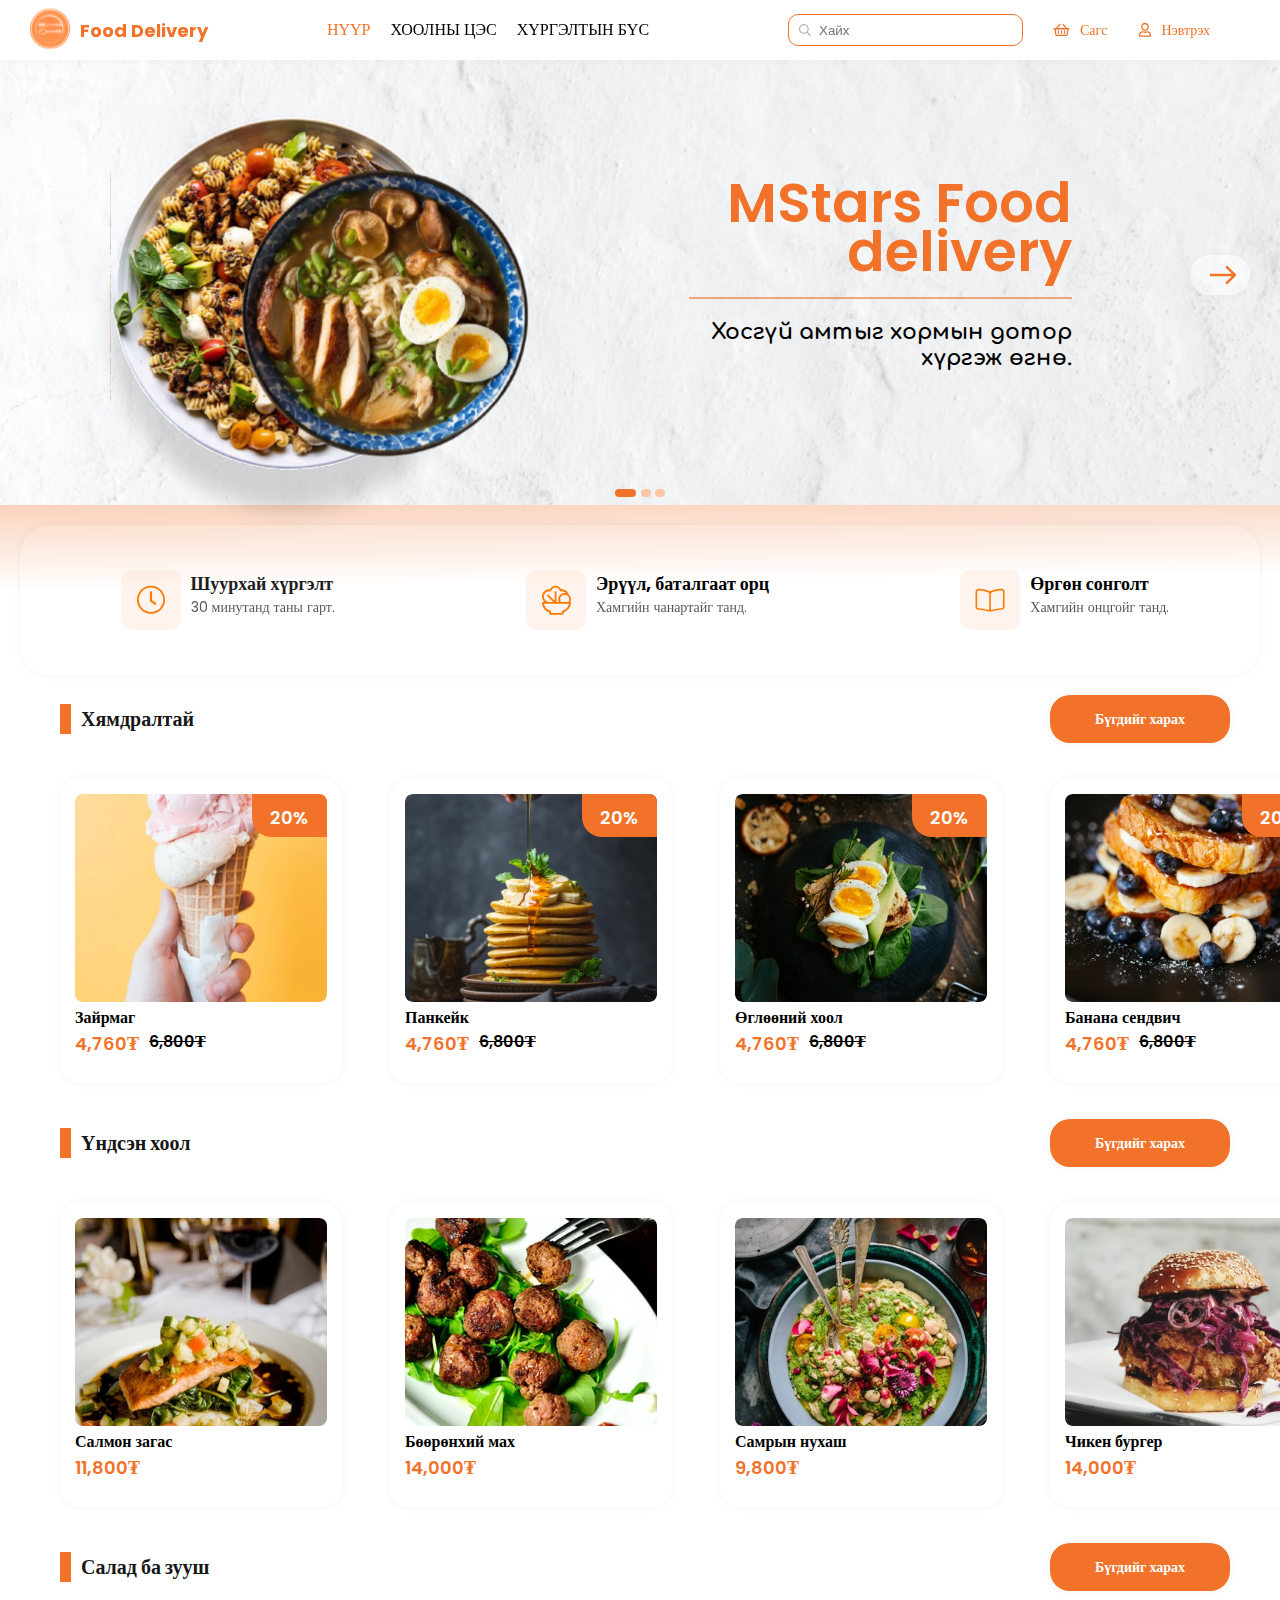
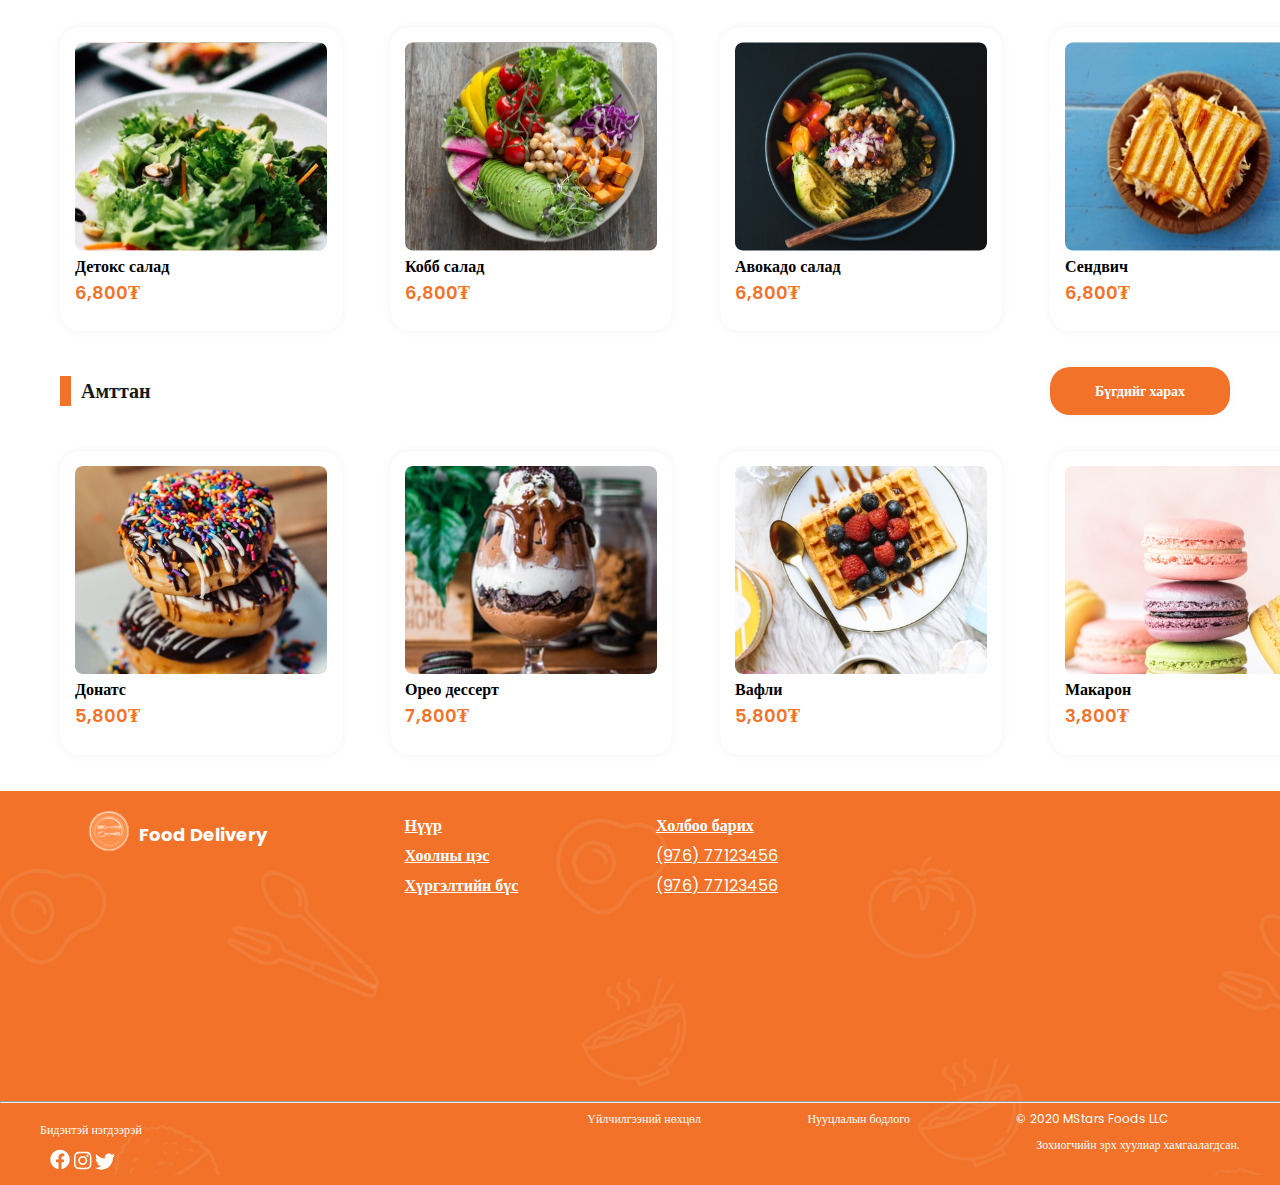
<file: index.html>
<!DOCTYPE html>
<html lang="en">
  <head>
    <meta charset="UTF-8" />
    <meta http-equiv="X-UA-Compatible" content="IE=edge" />
    <meta name="viewport" content="width=device-width, initial-scale=1.0" />
    <link rel="preconnect" href="https://fonts.googleapis.com" />
    <link rel="preconnect" href="https://fonts.gstatic.com" crossorigin />
    <title>Food delivery</title>
    <link rel="stylesheet" href="style/header.css" />
    <link rel="stylesheet" href="/style/main.css" />
    <link rel="stylesheet" href="style/card.css" />
    <link rel="stylesheet" href="style/footer.css" />
  </head>
  <body>
    <!-- logo and menu -->
    <div class="outside">
      <div class="header mainContent">
        <div class="container-logo">
          <div class="logo-icon">
            <img src="/pictures/logos/iamage.svg" alt="" class="image" />
          </div>
          <div class="food-delivery">Food Delivery</div>
        </div>
        <div class="cont-menu">
          <div class="menu-1">НҮҮР</div>
          <div class="menu-2">ХООЛНЫ ЦЭС</div>
          <div class="menu-3">ХҮРГЭЛТЫН БҮС</div>
        </div>
        <div class="logos">
          <div>
            <input
              type="search"
              id="search"
              name="search"
              placeholder="Хайх"
              class="search"
            />
          </div>

          <div class="login-busketcont">
            <a href="#">
              <div class="sub-con">
                <img src="./pictures/logos/busket icon.svg" alt="" />
                <div class="name-busket">Сагс</div>
              </div>
            </a>
            <a href="/pages/login.html">
              <div class="sub-con">
                <img src="/pictures/logos/user icon.svg" alt="" />
                <div class="name-busket">Нэвтрэх</div>
              </div>
            </a>
          </div>
        </div>
      </div>
    </div>
    <!-- slider -->
    <div class="sliderBackground">
      <div class="mainContent slider">
        <div></div>
        <div id="slider">
          <div class="pic">
            <div class="pic-1">
              <img src="/pictures/pics/jijig hool.svg" alt="" />
            </div>
            <div class="pic-2">
              <img src="/pictures/pics/tom hool.svg" alt="" />
            </div>
          </div>
          <div></div>
          <div></div>
          <div class="slider-text">
            <h2>
              MStars Food <br />
              delivery
            </h2>
            <span id="span"></span>
            <p>Хосгүй амтыг хормын дотор хүргэж өгнө.</p>
          </div>
          <div id="arrow">
            <img src="/pictures/logos/next.svg" alt="" />
          </div>
        </div>
      </div>
      <div class="container-sliders">
        <div id="sliders">
          <div class="sliders tom"></div>
          <div class="sliders jijig"></div>
          <div class="sliders jijig"></div>
        </div>
        <div></div>
        <div></div>
        <div></div>
      </div>
    </div>
    <!-- feature -->
    <div class="cont">
      <div class="container-feature">
        <div class="sub-container">
          <div class="feature-1">
            <div class="img-feature">
              <img src="/pictures/logos/time.svg" alt="" />
            </div>
            <div>
              <h3>Шуурхай хүргэлт</h3>
              <br />
              <p>30 минутанд таны гарт.</p>
            </div>
          </div>
          <div class="feature-2">
            <div class="img-feature-1">
              <img src="/pictures/logos/grocery.svg" alt="" />
            </div>
            <div>
              <h3>Эрүүл, баталгаат орц</h3>
              <br />
              <p>Хамгийн чанартайг танд.</p>
            </div>
          </div>
          <div class="feature-3">
            <div class="img-feature-2">
              <img src="/pictures/logos/book.svg" alt="" />
            </div>
            <div>
              <h3>Өргөн сонголт</h3>
              <br />
              <p>Хамгийн онцгойг танд.</p>
            </div>
          </div>
        </div>
      </div>
    </div>
    <!-- title -->
    <div class="container-sale">
      <div class="sales-title">
        <div class="sales">
          <span></span>
          <h3>Хямдралтай</h3>
        </div>
        <div class="see-all">
          <div></div>
          <input type="button" value="Бүгдийг харах" />
        </div>
      </div>
    </div>
    <!-- main content -->
    <div class="main">
      <div class="main-card">
        <div class="card-container-1">
          <div class="card-sub">
            <div class="card-hover">
              <img src="/pictures/pics/Frame 440.svg" alt="" />
            </div>
            <div class="meal-pic">
              <img src="/pictures/pics/icecream.svg" alt="" />
              <span><p>20%</p></span>
            </div>
            <div class="food-decs">
              <p>Зайрмаг</p>
              <div class="price">
                <p id="sl-pr">4,760₮</p>
                <p class="main-pr">6,800₮</p>
              </div>
            </div>
          </div>
        </div>
        <div class="card-container-1">
          <div class="card-sub">
            <div class="card-hover">
              <img src="/pictures/pics/Frame 440.svg" alt="" />
            </div>
            <div class="meal-pic">
              <img src="/pictures/pics/pancake.svg" alt="" />
              <span><p>20%</p></span>
            </div>
            <div class="food-decs">
              <p>Панкейк</p>
              <div class="price">
                <p id="sl-pr">4,760₮</p>
                <p class="main-pr">6,800₮</p>
              </div>
            </div>
          </div>
        </div>
        <div class="card-container-1">
          <div class="card-sub">
            <div class="card-hover">
              <img src="/pictures/pics/Frame 440.svg" alt="" />
            </div>
            <div class="meal-pic">
              <img src="/pictures/pics/ugluunii hool.svg" alt="" />
              <span><p>20%</p></span>
            </div>
            <div class="food-decs">
              <p>Өглөөний хоол</p>
              <div class="price">
                <p id="sl-pr">4,760₮</p>
                <p class="main-pr">6,800₮</p>
              </div>
            </div>
          </div>
        </div>
        <div class="card-container-1">
          <div class="card-sub">
            <div class="card-hover">
              <img src="/pictures/pics/Frame 440.svg" alt="" />
            </div>
            <div class="meal-pic">
              <img src="/pictures/pics/banana.svg" alt="" />
              <span><p>20%</p></span>
            </div>
            <div class="food-decs">
              <p>Банана сендвич</p>
              <div class="price">
                <p id="sl-pr">4,760₮</p>
                <p class="main-pr">6,800₮</p>
              </div>
            </div>
          </div>
        </div>
      </div>
    </div>
    <div class="container-sale">
      <div class="sales-title">
        <div class="sales">
          <span></span>
          <h3>Үндсэн хоол</h3>
        </div>
        <div class="see-all">
          <div></div>
          <input type="button" value="Бүгдийг харах" />
          <!-- <h2>Бүгдийг харах</h2> -->

          <!-- <img src="/sales/Arrow 2.png" alt="" /> -->
        </div>
      </div>
    </div>
    <div class="main">
      <div class="main-card">
        <div class="card-container-1">
          <div class="card-sub">
            <div class="card-hover">
              <img src="/pictures/pics/Frame 440.svg" alt="" />
            </div>
            <div class="meal-pic">
              <img src="/pictures/pics/salmon.svg" alt="" />
              <!-- <span><p>20%</p></span> -->
            </div>
            <div class="food-decs">
              <p>Салмон загас</p>
              <div class="price">
                <p id="sl-pr">11,800₮</p>
                <!-- <p class="main-pr">6,800₮</p> -->
              </div>
            </div>
          </div>
        </div>
        <div class="card-container-1">
          <div class="card-sub">
            <div class="card-hover">
              <img src="/pictures/pics/Frame 440.svg" alt="" />
            </div>
            <div class="meal-pic">
              <img src="/pictures/pics/buurunhii mah.svg" alt="" />
              <!-- <span><p>20%</p></span> -->
            </div>
            <div class="food-decs">
              <p>Бөөрөнхий мах</p>
              <div class="price">
                <p id="sl-pr">14,000₮</p>
                <!-- <p class="main-pr">6,800₮</p> -->
              </div>
            </div>
          </div>
        </div>
        <div class="card-container-1">
          <div class="card-sub">
            <div class="card-hover">
              <img src="/pictures/pics/Frame 440.svg" alt="" />
            </div>
            <div class="meal-pic">
              <img src="/pictures/pics/samriin nuhash.svg" alt="" />
              <!-- <span><p>20%</p></span> -->
            </div>
            <div class="food-decs">
              <p>Самрын нухаш</p>
              <div class="price">
                <p id="sl-pr">9,800₮</p>
                <!-- <p class="main-pr">6,800₮</p> -->
              </div>
            </div>
          </div>
        </div>
        <div class="card-container-1">
          <div class="card-sub">
            <div class="card-hover">
              <img src="/pictures/pics/Frame 440.svg" alt="" />
            </div>
            <div class="meal-pic">
              <img src="/pictures/pics/burger.svg" alt="" />
              <!-- <span><p>20%</p></span> -->
            </div>
            <div class="food-decs">
              <p>Чикен бургер</p>
              <div class="price">
                <p id="sl-pr">14,000₮</p>
                <!-- <p class="main-pr">6,800₮</p> -->
              </div>
            </div>
          </div>
        </div>
      </div>
    </div>
    <div class="container-sale">
      <div class="sales-title">
        <div class="sales">
          <span></span>
          <h3>Салад ба зууш</h3>
        </div>
        <div class="see-all">
          <div></div>
          <input type="button" value="Бүгдийг харах" />
          <!-- <h2>Бүгдийг харах</h2> -->

          <!-- <img src="/sales/Arrow 2.png" alt="" /> -->
        </div>
      </div>
    </div>
    <div class="main">
      <div class="main-card">
        <div class="card-container-1">
          <div class="card-sub">
            <div class="card-hover">
              <img src="/pictures/pics/Frame 440.svg" alt="" />
            </div>
            <div class="meal-pic">
              <img src="/pictures/pics/detocks.svg" alt="" />
              <!-- <span><p>20%</p></span> -->
            </div>
            <div class="food-decs">
              <p>Детокс салад</p>
              <div class="price">
                <p id="sl-pr">6,800₮</p>
                <!-- <p class="main-pr">6,800₮</p> -->
              </div>
            </div>
          </div>
        </div>
        <div class="card-container-1">
          <div class="card-sub">
            <div class="card-hover">
              <img src="/pictures/pics/Frame 440.svg" alt="" />
            </div>
            <div class="meal-pic">
              <img src="/pictures/pics/kobb.svg" alt="" />
              <!-- <span><p>20%</p></span> -->
            </div>
            <div class="food-decs">
              <p>Кобб салад</p>
              <div class="price">
                <p id="sl-pr">6,800₮</p>
                <!-- <p class="main-pr">6,800₮</p> -->
              </div>
            </div>
          </div>
        </div>
        <div class="card-container-1">
          <div class="card-sub">
            <div class="card-hover">
              <img src="/pictures/pics/Frame 440.svg" alt="" />
            </div>
            <div class="meal-pic">
              <img src="/pictures/pics/avacode.svg" alt="" />
              <!-- <span><p>20%</p></span> -->
            </div>
            <div class="food-decs">
              <p>Авокадо салад</p>
              <div class="price">
                <p id="sl-pr">6,800₮</p>
                <!-- <p class="main-pr">6,800₮</p> -->
              </div>
            </div>
          </div>
        </div>
        <div class="card-container-1">
          <div class="card-sub">
            <div class="card-hover">
              <img src="/pictures/pics/Frame 440.svg" alt="" />
            </div>
            <div class="meal-pic">
              <img src="/pictures/pics/sendvich.svg" alt="" />
              <!-- <span><p>20%</p></span> -->
            </div>
            <div class="food-decs">
              <p>Сендвич</p>
              <div class="price">
                <p id="sl-pr">6,800₮</p>
                <!-- <p class="main-pr">6,800₮</p> -->
              </div>
            </div>
          </div>
        </div>
      </div>
    </div>
    <div class="container-sale">
      <div class="sales-title">
        <div class="sales">
          <span></span>
          <h3>Амттан</h3>
        </div>
        <div class="see-all">
          <div></div>
          <input type="button" value="Бүгдийг харах" />
          <!-- <h2>Бүгдийг харах</h2> -->

          <!-- <img src="/sales/Arrow 2.png" alt="" /> -->
        </div>
      </div>
    </div>
    <div class="main">
      <div class="main-card">
        <div class="card-container-1">
          <div class="card-sub">
            <div class="card-hover">
              <img src="/pictures/pics/Frame 440.svg" alt="" />
            </div>
            <div class="meal-pic">
              <img src="/pictures/pics/donate.svg" alt="" />
              <!-- <span><p>20%</p></span> -->
            </div>
            <div class="food-decs">
              <p>Донатс</p>
              <div class="price">
                <p id="sl-pr">5,800₮</p>
                <!-- <p class="main-pr">6,800₮</p> -->
              </div>
            </div>
          </div>
        </div>
        <div class="card-container-1">
          <div class="card-sub">
            <div class="card-hover">
              <img src="/pictures/pics/Frame 440.svg" alt="" />
            </div>
            <div class="meal-pic">
              <img src="/pictures/pics/oreo.svg" alt="" />
              <!-- <span><p>20%</p></span> -->
            </div>
            <div class="food-decs">
              <p>Орео дессерт</p>
              <div class="price">
                <p id="sl-pr">7,800₮</p>
                <!-- <p class="main-pr">6,800₮</p> -->
              </div>
            </div>
          </div>
        </div>
        <div class="card-container-1">
          <div class="card-sub">
            <div class="card-hover">
              <img src="/pictures/pics/Frame 440.svg" alt="" />
            </div>
            <div class="meal-pic">
              <img src="/pictures/pics/vafli.svg" alt="" />
              <!-- <span><p>20%</p></span> -->
            </div>
            <div class="food-decs">
              <p>Вафли</p>
              <div class="price">
                <p id="sl-pr">5,800₮</p>
                <!-- <p class="main-pr">6,800₮</p> -->
              </div>
            </div>
          </div>
        </div>
        <div class="card-container-1">
          <div class="card-sub">
            <div class="card-hover">
              <img src="/pictures/pics/Frame 440.svg" alt="" />
            </div>
            <div class="meal-pic">
              <img src="/pictures/pics/makaron.svg" alt="" />
              <!-- <span><p>20%</p></span> -->
            </div>
            <div class="food-decs">
              <p>Макарон</p>
              <div class="price">
                <p id="sl-pr">3,800₮</p>
                <!-- <p class="main-pr">6,800₮</p> -->
              </div>
            </div>
          </div>
        </div>
      </div>
    </div>
    <div class="container-footer">
      <div class="footer-sub">
        <div class="footer">
          <div id="container-logo">
            <div id="logo-icon">
              <img src="/pictures/logos/logo.image.svg" alt="" class="image" />
            </div>
            <div id="food-delivery">Food Delivery</div>
          </div>
          <div class="footer-menu">
            <div>Нүүр</div>
            <div>Хоолны цэс</div>
            <div>Хүргэлтийн бүс</div>
          </div>
          <div class="contact">
            <div>Холбоо барих</div>
            <div><p>(976) 77123456</p></div>
            <div><p>(976) 77123456</p></div>
          </div>
          <div class=""></div>
          <div class=""></div>
          <div class=""></div>
        </div>
        <div class="line19"><hr /></div>
        <div class="social-cont">
          <div id="social">
            <p>Бидэнтэй нэгдээрэй</p>
            <div>
              <img src="/pictures/logos/facebook.svg" alt="" />
              <img src="/pictures/logos/instagram.svg" alt="" />
              <img src="/pictures/logos/twitter.svg" alt="" />
            </div>
          </div>
          <div></div>
          <div></div>
          <div></div>
          <div>Үйлчилгээний нөхцөл</div>
          <div>Нууцлалын бодлого</div>
          <div>
            © 2020 MStars Foods LLC
            <div>Зохиогчийн эрх хуулиар хамгаалагдсан.</div>
          </div>
        </div>
      </div>
    </div>
  </body>
</html>
</file>
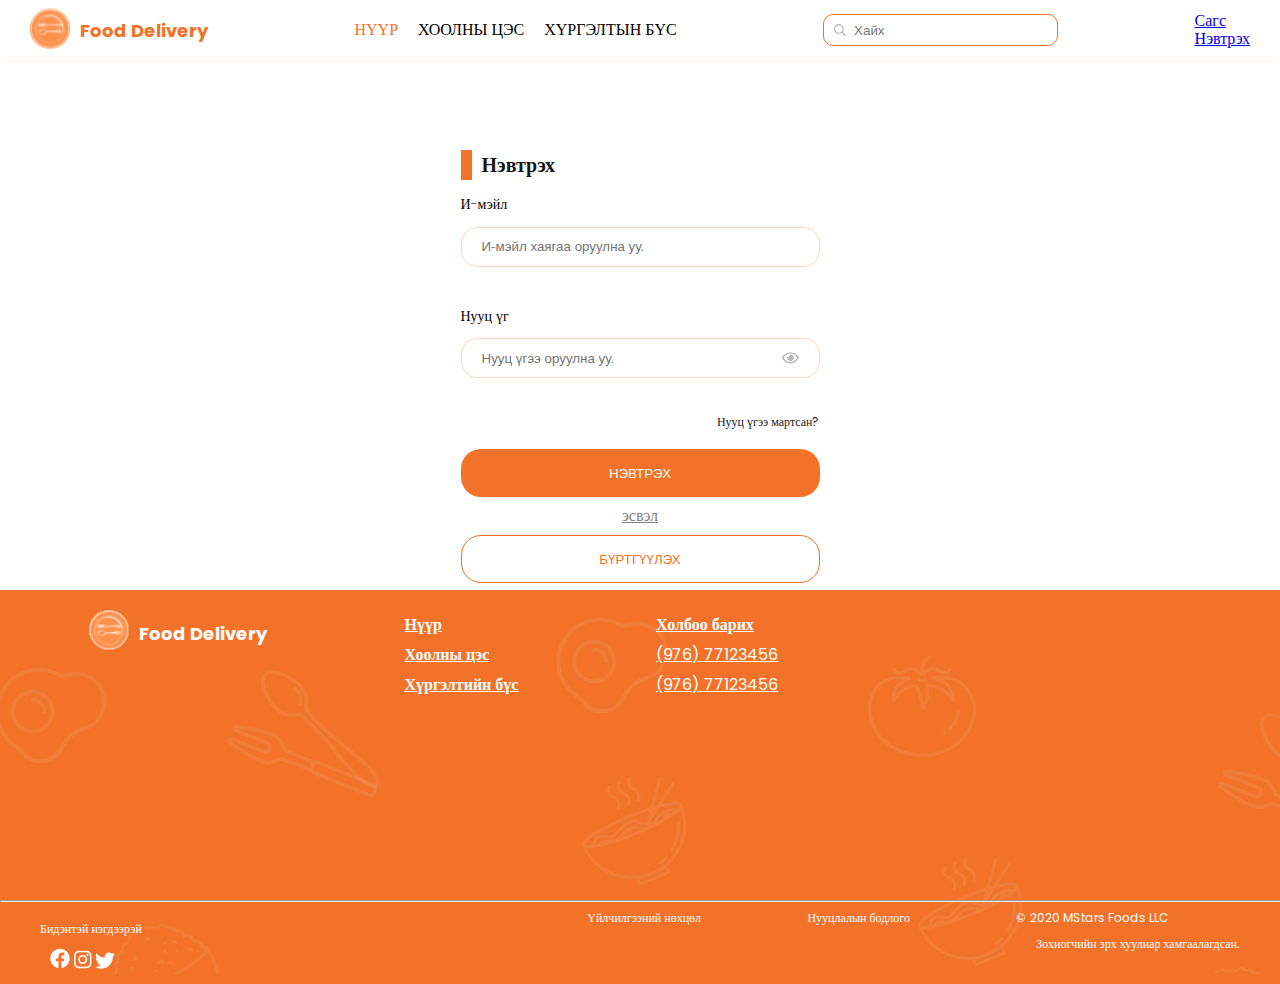
<file: login.html>
<!DOCTYPE html>
<html lang="en">
  <head>
    <meta charset="UTF-8" />
    <meta http-equiv="X-UA-Compatible" content="IE=edge" />
    <meta name="viewport" content="width=device-width, initial-scale=1.0" />
    <link rel="stylesheet" href="style/header.css" />
    <link rel="stylesheet" href="style/footer.css" />
    <link rel="stylesheet" href="/style/login.css" />

    <title>Login</title>
  </head>
  <body>
    <!-- menu -->
    <div class="header mainContent">
      <div class="container-logo">
        <div class="logo-icon">
          <img src="/pictures/logos/iamage.svg" alt="" class="image" />
        </div>
        <div class="food-delivery">Food Delivery</div>
      </div>
      <div class="cont-menu">
        <div class="menu-1">НҮҮР</div>
        <div class="menu-2">ХООЛНЫ ЦЭС</div>
        <div class="menu-3">ХҮРГЭЛТЫН БҮС</div>
      </div>
      <input
        type="search"
        id="search"
        name="search"
        placeholder="Хайх"
        class="search"
      />
      <div class="login-busket">
        <a href="#"><div class="busket">Сагс</div></a>
        <a href="#"><div class="user-icon">Нэвтрэх</div></a>
      </div>
    </div>
    <!-- main -->
    <main>
      <div class="main">
        <div class="container-sale">
          <div class="sales-title">
            <div class="sales">
              <span></span>
              <h3>Нэвтрэх</h3>
            </div>
          </div>
          <form action="registerform" class="register">
            <div class="email">
              <label for="email">И-мэйл</label><br />
              <input
                type="username"
                name="username"
                id="username"
                placeholder="И-мэйл хаягаа оруулна уу. "
              />
            </div>
            <br />
            <div class="password">
              <label for="password">Нууц үг</label><br />
              <input
                type="password"
                name="password"
                id="password"
                placeholder="Нууц үгээ оруулна уу."
              />
            </div>
            <br />
            <a href="">Нууц үгээ мартсан?</a><br />
            <button id="submit">Нэвтрэх</button>
            <p>эсвэл</p>
            <input
              type="button"
              name="register"
              id="register"
              value="Бүртгүүлэх"
            />
          </form>
        </div>
      </div>
    </main>
    <!-- footer  -->
    <div class="container-footer">
      <div class="footer-sub">
        <div class="footer">
          <div id="container-logo">
            <div id="logo-icon">
              <img src="/pictures/logos/logo.image.svg" alt="" class="image" />
            </div>
            <div id="food-delivery">Food Delivery</div>
          </div>
          <div class="footer-menu">
            <div>Нүүр</div>
            <div>Хоолны цэс</div>
            <div>Хүргэлтийн бүс</div>
          </div>
          <div class="contact">
            <div>Холбоо барих</div>
            <div><p>(976) 77123456</p></div>
            <div><p>(976) 77123456</p></div>
          </div>
          <div class=""></div>
          <div class=""></div>
          <div class=""></div>
        </div>
        <div class="line19"><hr /></div>
        <div class="social-cont">
          <div id="social">
            <p>Бидэнтэй нэгдээрэй</p>
            <div>
              <img src="/pictures/logos/facebook.svg" alt="" />
              <img src="/pictures/logos/instagram.svg" alt="" />
              <img src="/pictures/logos/twitter.svg" alt="" />
            </div>
          </div>
          <div></div>
          <div></div>
          <div></div>
          <div>Үйлчилгээний нөхцөл</div>
          <div>Нууцлалын бодлого</div>
          <div>
            © 2020 MStars Foods LLC
            <div>Зохиогчийн эрх хуулиар хамгаалагдсан.</div>
          </div>
        </div>
      </div>
    </div>
  </body>
</html>
</file>
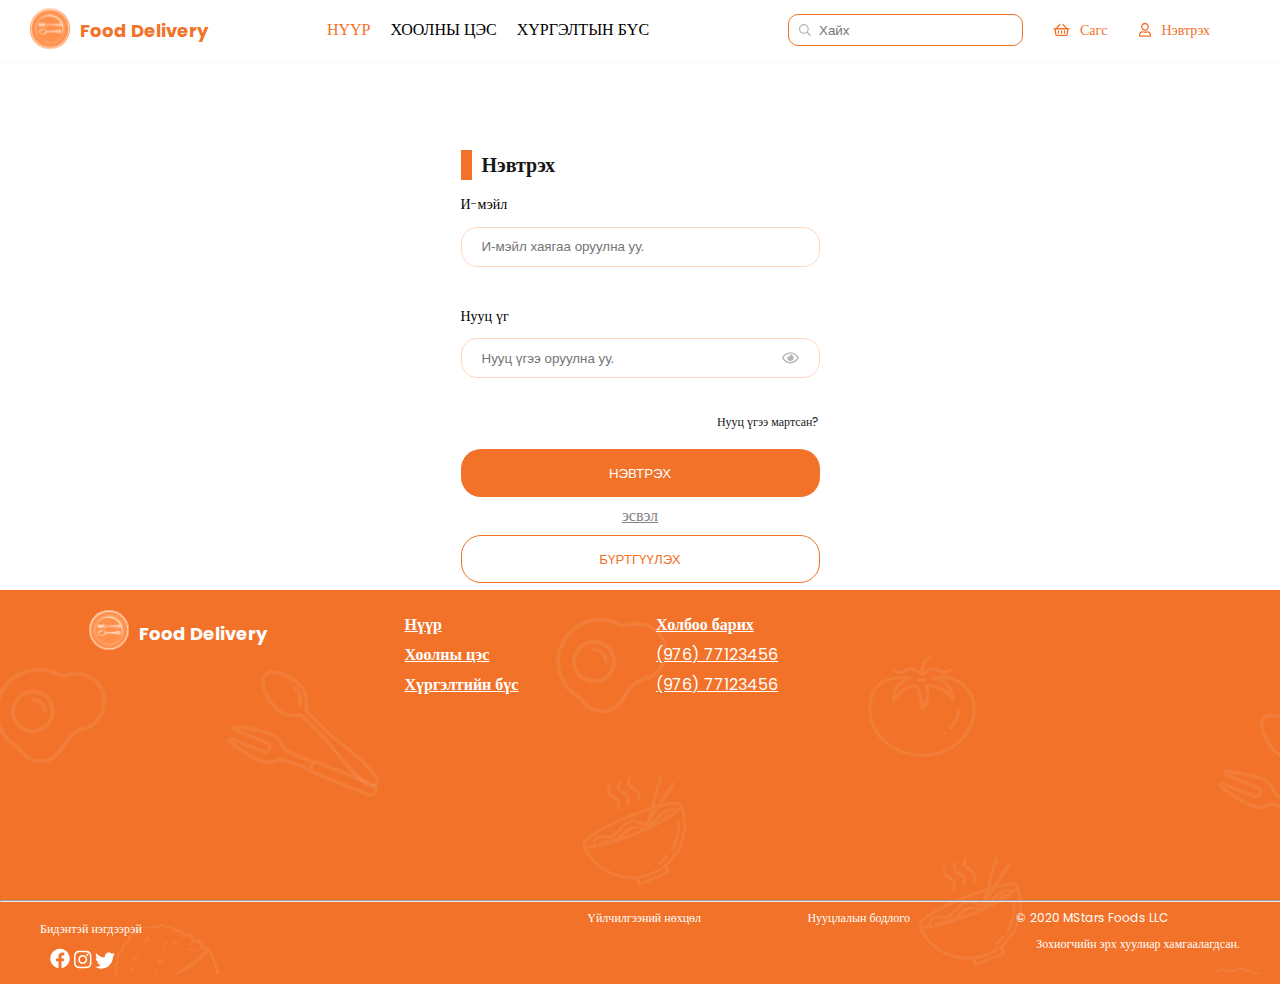
<file: pages/login.html>
<!DOCTYPE html>
<html lang="en">
  <head>
    <meta charset="UTF-8" />
    <meta http-equiv="X-UA-Compatible" content="IE=edge" />
    <meta name="viewport" content="width=device-width, initial-scale=1.0" />
    <link rel="stylesheet" href="/style/header.css" />
    <link rel="stylesheet" href="/style/footer.css" />
    <link rel="stylesheet" href="/style/login.css" />
    <title>Login</title>
  </head>
  <body>
    <!-- menu -->
    <div class="header mainContent">
      <div class="container-logo">
        <div class="logo-icon">
          <img src="/pictures/logos/iamage.svg" alt="" class="image" />
        </div>
        <div class="food-delivery">Food Delivery</div>
      </div>
      <div class="cont-menu">
        <div class="menu-1">НҮҮР</div>
        <div class="menu-2">ХООЛНЫ ЦЭС</div>
        <div class="menu-3">ХҮРГЭЛТЫН БҮС</div>
      </div>
      <div class="logos">
        <div>
          <input
            type="search"
            id="search"
            name="search"
            placeholder="Хайх"
            class="search"
          />
        </div>

        <div class="login-busketcont">
          <a href="#">
            <div class="sub-con">
              <img src="/pictures/logos/busket icon.svg" alt="" />
              <div class="name-busket">Сагс</div>
            </div>
          </a>
          <a href="/pages/login.html">
            <div class="sub-con">
              <img src="/pictures/logos/user icon.svg" alt="" />
              <div class="name-busket">Нэвтрэх</div>
            </div>
          </a>
        </div>
      </div>
    </div>
    <!-- main -->
    <main>
      <div class="main">
        <div class="container-sale">
          <div class="sales-title">
            <div class="sales">
              <span></span>
              <h3>Нэвтрэх</h3>
            </div>
          </div>
          <form action="registerform" class="register">
            <div class="email">
              <label for="email">И-мэйл</label><br />
              <input
                type="username"
                name="username"
                id="username"
                placeholder="И-мэйл хаягаа оруулна уу. "
              />
            </div>
            <br />
            <div class="password">
              <label for="password">Нууц үг</label><br />
              <input
                type="password"
                name="password"
                id="password"
                placeholder="Нууц үгээ оруулна уу."
              />
            </div>
            <br />
            <a href="">Нууц үгээ мартсан?</a><br />
            <button id="submit">Нэвтрэх</button>
            <p>эсвэл</p>
            <input
              type="button"
              name="register"
              id="register"
              value="Бүртгүүлэх"
            />
          </form>
        </div>
      </div>
    </main>
    <!-- footer  -->
    <div class="container-footer">
      <div class="footer-sub">
        <div class="footer">
          <div id="container-logo">
            <div id="logo-icon">
              <img src="/pictures/logos/logo.image.svg" alt="" class="image" />
            </div>
            <div id="food-delivery">Food Delivery</div>
          </div>
          <div class="footer-menu">
            <div>Нүүр</div>
            <div>Хоолны цэс</div>
            <div>Хүргэлтийн бүс</div>
          </div>
          <div class="contact">
            <div>Холбоо барих</div>
            <div><p>(976) 77123456</p></div>
            <div><p>(976) 77123456</p></div>
          </div>
          <div class=""></div>
          <div class=""></div>
          <div class=""></div>
        </div>
        <div class="line19"><hr /></div>
        <div class="social-cont">
          <div id="social">
            <p>Бидэнтэй нэгдээрэй</p>
            <div>
              <img src="/pictures/logos/facebook.svg" alt="" />
              <img src="/pictures/logos/instagram.svg" alt="" />
              <img src="/pictures/logos/twitter.svg" alt="" />
            </div>
          </div>
          <div></div>
          <div></div>
          <div></div>
          <div>Үйлчилгээний нөхцөл</div>
          <div>Нууцлалын бодлого</div>
          <div>
            © 2020 MStars Foods LLC
            <div>Зохиогчийн эрх хуулиар хамгаалагдсан.</div>
          </div>
        </div>
      </div>
    </div>
  </body>
</html>
</file>
<file: style/header.css>
@import url("https://fonts.googleapis.com/css2?family=Poppins:ital,wght@0,100;0,200;0,300;0,400;0,500;0,600;0,700;0,800;0,900;1,100;1,200;1,300;1,400;1,500;1,600;1,700;1,800;1,900&display=swap");
* {
  box-sizing: border-box;
  margin: 0%;
}
.outside {
  position: sticky;
  top: 0px;
  z-index: 2;
  /* padding: 30px; */
}
.header {
  /* position: fixed; */

  border: 0px solid black;
  display: flex;
  height: 56px;

  background: #ffffff;
  box-shadow: 0px 2px 4px rgba(241, 114, 40, 0.05);
  justify-content: space-between;
  align-items: center;
}
/* .header .mainContent {
  position: fixed;
  top: 0px;
  left: 0px;
} */
.container-logo {
  display: flex;
  text-align: center;
  justify-content: space-between;
  align-items: center;
}
.logo-icon {
  position: relative;
  display: inline-block;
  align-items: center;
  padding-right: 10px;
}
.food-delivery {
  display: inline-block;
  position: relative;
  color: #f17228;
  font-family: "Poppins";
  font-weight: 700;
  font-weight: bold;
  font-size: 18px;
}
.cont-menu {
  display: flex;
  position: relative;
  justify-content: space-between;
  line-height: 24px;
  align-items: center;
}
.cont-menu div {
  /* justify-content: space-between; */
  font-family: "Poppins";
  font-style: normal;
  /* font-weight: 500; */
  /* font-weight: medium; */
  font-size: 16px;
  /* line-height: 24px; */
  margin: 0px 10px;
  /* align-items: center; */
}
.cont-menu div:hover {
  color: #f17228;
  font-family: "Poppins";
  font-style: normal;
  font-weight: 700;
  font-weight: bold;
}
.menu-1 {
  color: #f17228;
}
.search {
  box-sizing: border-box;
  position: relative;
  border-radius: 10px;
  width: 235px;
  height: 32px;
  border: 1px solid #f17228;
  background-image: url("/pictures/logos/search.svg");
  background-repeat: no-repeat;
  background-position: center;
  background-position: 10px;
  align-items: center;
}
#search {
  padding-left: 30px;
}
.login-busketcont {
  display: flex;
  position: relative;
  align-items: center;
  justify-content: space-between;
  text-align: center;
  /* width: 120px; */
}
.sub-con {
  display: flex;
  justify-content: space-between;
  padding: 10px;
}
.sub-con div {
  display: flex;
  font-style: normal;
  font-size: 14px;
  line-height: 14px;
  font-family: "Poppins", "sans-serif";
  font-weight: 500px;
  text-align: center;
  padding-left: 10px;
}
.logos {
  display: flex;
  justify-content: space-between;
  align-items: center;
  padding: 10px;
}
.logos div {
  padding: 10px;
}

.mainContent {
  max-width: 1440px;
  margin: auto;
  padding: 30px;
}
.login-busketcont a {
  text-decoration: none;
  color: #f17228;
}
.login-busket a:hover {
  text-decoration: none;
  color: rgb(32, 31, 31);
}
/* tablet version */
@media (max-width: 1200px) {
  .search {
    /* box-sizing: border-box; */
    position: relative;
    border-radius: 10px;
    width: 32px;
    height: 32px;
    border: 1px solid #f17228;
    background-image: url("/pictures/logos/search\ icon.svg");
    background-repeat: no-repeat;
    background-position: center;
    background-position: 10px;
    align-items: center;
    border: none;
    transition-delay: 250ms;
    transition-duration: 1s;
  }
  .logos {
    display: flex;
    justify-content: space-between;
  }
  .search:focus {
    position: relative;
    border-radius: 10px;
    width: 150px;
    height: 32px;
    border: 1px solid #f17228;
    background-image: url("/pictures/logos/search.svg");
    background-repeat: no-repeat;
    background-position: center;
    background-position: 10px;
    align-items: center;
    transition-delay: 250ms;
    transition-duration: 1s;
    border: 1px #f17228 solid;
  }
  .sub-con div {
    display: none;
    padding: 20px;
  }
  .sub-con {
    padding-right: 40px;
  }
  .login-busketcont {
    /* width: 10px; */
    display: flex;
    position: relative;
    align-items: center;
    justify-content: flex-start;
    text-align: center;
    /* padding: 20px; */
  }
  .header {
    justify-content: space-around;
    padding: 20px;
  }
  .mainContent {
    max-width: 1200px;
    margin: auto;
    padding: 30px;
  }
}
/* mobile version */
@media (max-width: 700px) {
  .search {
    /* box-sizing: border-box; */
    position: relative;
    border-radius: 10px;
    width: 32px;
    height: 32px;
    border: 1px solid #f17228;
    background-image: url("/pictures/logos/search\ icon.svg");
    background-repeat: no-repeat;
    background-position: center;
    background-position: 10px;
    align-items: center;
    border: none;
    transition-delay: 250ms;
    transition-duration: 1s;
  }
  .sub-container{
    background-color: aqua;
    display: block;
  }
  .logos {
    display: flex;
    justify-content: space-between;
  }
  .search:focus {
    position: relative;
    border-radius: 10px;
    width: 150px;
    height: 32px;
    border: 1px solid #f17228;
    background-image: url("/pictures/logos/search.svg");
    background-repeat: no-repeat;
    background-position: center;
    background-position: 10px;
    align-items: center;
    transition-delay: 250ms;
    transition-duration: 1s;
    border: 1px #f17228 solid;
  }
  
  .sub-con {
    padding-right: 40px;
  }
  .login-busketcont {
    /* width: 10px; */
    display: flex;
    position: relative;
    align-items: center;
    justify-content: flex-start;
    text-align: center;
    /* padding: 20px; */
  }
  .header {
    justify-content: space-around;
    padding: 20px;
  }
  .mainContent {
    max-width: 700px;
    margin: auto;
    padding: 30px;
  }
}
</file>
<file: style/main.css>
@import url("https://fonts.googleapis.com/css2?family=Comfortaa:wght@700&family=Poppins:wght@400;500;600;700&display=swap");
.cont {
  background: linear-gradient(
    179.24deg,
    #f17228 -90.18%,
    rgba(255, 255, 255, 0) 41.19%
  );
}
.container-feature {
  max-width: 1440px;
  margin: auto;
  padding: 20px;
  height: 190px;
  left: 0px;
  top: 552px;
}
.sub-container {
  display: flex;
  justify-content: space-around;
  flex-direction: row;
  align-items: center;
  background: rgba(255, 255, 255, 0.1);
  box-shadow: 0px 0px 10px rgba(0, 0, 0, 0.05);
  border-radius: 30px;
  border-radius: 30px;
  height: 150px;
}
.sub-container div p {
  display: inline;
  font-family: "Poppins";
  font-style: normal;
  font-weight: 400;
  font-size: 14px;
  line-height: 21px;
  color: #1d1d1f;
  opacity: 0.75;
}
.sub-container div h3 {
  display: inline-block;
  font-family: "Poppins";
  font-style: normal;
  font-weight: 700;
  font-size: 18px;
  line-height: 27px;
}
.feature-1 {
  display: flex;

  color: #1d1d1f;
}
.feature-2 {
  display: flex;
}
.feature-3 {
  display: flex;
  /* margin: 0px 10px; */
}
.sub-container img {
  margin: 15px 15px;
  width: 30px;
  height: 30px;
  /* justify-content: center; */
  /* align-items: center; */
}
.img-feature {
  width: 60px;
  height: 60px;
  background: rgba(255, 215, 191, 0.28);
  border-radius: 10px;
  margin: 0px 10px;
}
.img-feature-1 {
  width: 60px;
  height: 60px;
  background: rgba(255, 215, 191, 0.28);
  border-radius: 10px;
  margin: 0px 10px;
}
.img-feature-2 {
  width: 60px;
  height: 60px;
  background: rgba(255, 215, 191, 0.28);
  border-radius: 10px;
  margin: 0px 10px;
}

.sliderBackground {
  background-image: url("/pictures/pics/base.svg");
  background-repeat: no-repeat;
  background-size: cover;
}
.maincontainer {
  height: 496px;
  margin: auto;
  max-width: 1440px;
}
.slider-text {
  width: 383px;
  right: 222px;
  line-height: 10px;
}
#span {
  border-top: 2px solid rgba(241, 114, 40, 0.6);
  display: block;
  padding-bottom: 20px;
}
.slider-text h2 {
  font-family: "Poppins";
  font-style: normal;
  font-weight: 600;
  font-size: 55px;
  line-height: 90%;
  color: #f17228;
  padding-bottom: 20px;
}
.slider p {
  font-family: "Comfortaa";
  font-style: normal;
  font-weight: 700;
  font-size: 22px;
  line-height: 120%;
  display: flex;
  align-items: center;
  text-align: right;
  letter-spacing: 0.01em;
}
#slider {
  display: flex;
  justify-content: space-between;
  text-align: right;
  align-items: center;
}
.pic {
  display: flex;
  position: relative;
}
.pic-1 {
  position: absolute;
  width: 345px;
  height: 311px;
  left: 182.75px;
  z-index: 1;
  top: 64.46px;
}
.pic-2 {
  position: relative;
  width: 305px;
  height: 369.08px;
  left: 60.25px;
  top: 15.46px;
}
#arrow {
  background: rgba(255, 255, 255, 0.5);
  box-shadow: 0px 0px 10px rgba(251, 197, 166, 0.2);
  /* border-radius: 30px; */
  border-radius: 30px;
  width: 60px;
  height: 40px;
  padding: 10px 20px;
}
#arrow:hover {
  background: rgba(221, 220, 220, 0.5);
}
#arrow img {
  /* border: 2px solid #f17228; */
  width: 26px;
  height: 20px;
}

.container-sliders {
  display: flex;
  justify-content: center;
  /* margin-top: 10px; */
}
.container-sliders #sliders {
  width: 50px;
  height: 16px;
  display: flex;
  justify-content: space-between;
}
.tom {
  background: #f17228;
  border-radius: 5px;
  width: 21px;
  height: 8px;
}
.jijig {
  background: #fbc5a6;
  border-radius: 5px;
  width: 10px;
  height: 8px;
}

.sales-title {
  display: flex;
  justify-content: space-between;
  margin: 0px 50px;
}
.container-sale {
  max-width: 1440px;
  margin: auto;
  /* margin: 10px; */
}
.sales {
  display: flex;
  justify-content: center;
  align-items: center;
}
.sales span {
  width: 11px;
  height: 30px;
  background-color: #f17228;
  border: 1px solid #f17228;
  margin: 0px 10px;
}
.sales h3 {
  font-family: "Poppins";
  font-style: normal;
  font-weight: 700;
  font-size: 20px;
  line-height: 30px;
  display: flex;
  /* align-items: center; */
  color: #171717;
}
.see-all input {
  width: 180px;
  height: 48px;
  background-color: #f17228;
  border-radius: 20px;
  box-shadow: 0px 0px 10px rgba(0, 0, 0, 0.05);
  text-align: center;
  display: flex;
  justify-content: center;
  align-items: center;
  border: none;
  color: #ffffff;
  font-family: "Poppins";
  font-weight: 600;
  font-size: 14px;
}
.see-all input::after {
  background-image: url("/pictures/logos/Arrow\ 2.svg");
  width: 10px;
  height: 20px;
  /* color: #ffffff; */
}
@media (max-width: 1200px) {
  .see-all input {
    width: 180px;
    height: 48px;
    background-color: #f17228;
    border-radius: 20px;
    box-shadow: 0px 0px 10px rgba(0, 0, 0, 0.05);
    text-align: center;
    display: flex;
    justify-content: center;
    align-items: center;
    border: none;
    color: #ffffff;
    font-family: "Poppins";
    font-weight: 600;
    font-size: 14px;
    display: none;
  }
  .see-all div {
    background-image: url("/pictures/logos/chevron\ left.svg");
    width: 10px;
    height: 20px;
  }
  .sales-title {
    padding: 0px 50px;
  }
  .sub-container {
    padding: 20px;
  }
}
@media (max-width: 700px) {
  .sub-container {
    display: block;
    padding: 20px;
    flex-wrap: wrap;
    align-items: center;
    background: rgba(255, 255, 255, 0.1);
    box-shadow: 0px 0px 10px rgba(0, 0, 0, 0.05);
    border-radius: 30px;
    border-radius: 30px;
    height: 260px;
    /* margin: 10px; */
  }
  .container-feature {
    max-width: 1440px;
    margin: auto;
    padding: 20px;
    height: 248px;
    left: 0px;
    top: 552px;
  }
  .sales-title {
    padding: 20px 50px;
  }
  .container-sale {
    padding-top: 20px;
  }
  .sub-container {
    padding: 20px 50px;
  }
  .feature-1 {
    padding: 10px;
  }
  .feature-2 {
    padding: 10px;
  }
  .feature-3 {
    padding: 10px;
  }
  .slider-text {
    width: 157px;
    height: 60px;
    right: 222px;
    line-height: 10px;
  }
  .slider-text h2 {
    font-family: "Poppins";
    font-style: normal;
    font-weight: 600;
    font-size: 22px;
    line-height: 120%;
    color: #f17228;
    padding-bottom: 20px;
  }
  .pic div img {
    display: flex;
    position: relative;
    width: 250px;
    height: 250px;
  }
  .pic-1 {
    position: absolute;
    width: 400px;
    height: 400px;
    left: 80px;
    z-index: 1;
    top: 80.54px;
  }
  .pic-2 {
    position: relative;
    width: 250px;
    height: 250px;
    left: 5.93px;
    top: 65.46px;
  }

  .slider p {
    font-family: "Comfortaa";
    font-style: normal;
    font-weight: 700;
    font-size: 12px;
    line-height: 120%;
    display: flex;
    align-items: center;
    text-align: right;
    letter-spacing: 0.01em;
  }
}
/* .see-all {
  font-family: "Poppins";
  font-style: normal;
  font-weight: 600;
  font-size: 14px;
  line-height: 21px;
  align-items: center;
  color: #ffffff;
  text-align: center;
  margin: 10px 20px;
} */
/* .see-all input::after { */
/* content: &#62; */
/* } */
/* .see-all img {
  box-sizing: border-box;
  display: flex;
  width: 12px;
  height: 17px;
} */
</file>
<file: style/card.css>
@import url("https://fonts.googleapis.com/css2?family=Comfortaa:wght@700&family=Poppins:wght@400;500;600;700&display=swap");
.main-card {
  display: flex;
  justify-content: space-between;
  margin: 36px;
}

.main {
  max-width: 1440px;
  margin: auto;
}
.card-container-1 {
  width: 282px;
  height: 304px;
  border-radius: 20px;
  padding: 15px;
  box-shadow: 0px 0px 10px rgba(0, 0, 0, 0.05);
  margin: 0px 24px;
}

.meal-pic {
  position: relative;
}
.meal-pic span {
  background: #f17228;
  border-radius: 0px 8px 0px 20px;
  width: 75px;
  height: 43px;
  position: absolute;
  top: 0%;
  right: 0%;
  z-index: 1;
}
.meal-pic p {
  font-family: "Poppins";
  font-style: normal;
  font-weight: 600;
  font-size: 18px;
  line-height: 27px;
  /* display: flex; */
  align-items: center;
  text-align: center;
  color: #ffffff;
  /* justify-content: center; */
  padding: 10px 10px;
}
.price {
  display: flex;
}
.food-decs p {
  font-family: "Poppins";
  font-style: normal;
  font-weight: 600;
  font-size: 16px;
  line-height: 24px;
  color: #000000;
}
#sl-pr {
  font-family: "Poppins";
  font-style: normal;
  font-weight: 600;
  font-size: 18px;
  line-height: 27px;
  color: #f17228;
}
.main-pr {
  font-family: "Poppins";
  font-style: normal;
  font-weight: 400;
  font-size: 18px;
  line-height: 27px;
  text-decoration-line: line-through;
  color: #171717;
  margin-left: 10px;
}
.card-hover {
  width: 252px;
  height: 208px;
  position: absolute;
  display: flex;
  justify-content: center;
  background-color: #00000080;
  border-radius: 10px;
  opacity: 0;
  z-index: 1;
}
.card-hover img {
  width: 60px;
  /* height: 60px; */
}
.card-hover:hover {
  opacity: 1;
  transition: opacity 1s;
}
@media (max-width: 1200px) {
  .main-card {
    display: flex;
    justify-content: space-between;
    /* margin: 36px; */
  }
  .main {
    max-width: 1200px;
    margin: auto;
  }
  .card-container-1 {
    width: 180px;
    height: 210px;
    border-radius: 10px;
    justify-content: center;
    align-items: center;
    /* padding: 10px; */
    box-shadow: 0px 0px 10px rgba(0, 0, 0, 0.05);
    /* margin: 0px 24px; */
  }
  .card-sub {
    width: 150px;
    height: 132px;
  }

  .meal-pic {
    position: relative;
    padding: 0%;
    margin: 0%;
    width: 150px;
    height: 128px;
  }
  .meal-pic img {
    position: relative;
    width: 150px;
    height: 128px;
    border-radius: 6px;
  }
  .meal-pic span {
    background: #f17228;
    border-radius: 0px 6px 0px 20px;
    width: 46px;
    height: 26px;
    position: absolute;
    top: 0%;
    right: 0%;
    z-index: 1;
  }
  .meal-pic p {
    font-family: "Poppins";
    font-style: normal;
    font-weight: 600;
    font-size: 14px;
    line-height: 27px;
    display: flex;
    align-items: center;
    text-align: center;
    color: #ffffff;
    /* justify-content: center; */
    padding: 2px 10px;
  }
  .price {
    display: flex;
  }
  .food-decs p {
    font-family: "Poppins";
    font-style: normal;
    font-weight: 600;
    font-size: 16px;
    line-height: 24px;
    color: #000000;
  }
  #sl-pr {
    font-family: "Poppins";
    font-style: normal;
    font-weight: 600;
    font-size: 14px;
    line-height: 27px;
    color: #f17228;
  }
  .main-pr {
    font-family: "Poppins";
    font-style: normal;
    font-weight: 400;
    font-size: 14px;
    line-height: 27px;
    text-decoration-line: line-through;
    color: #171717;
    margin-left: 10px;
  }
  .card-hover {
    width: 150px;
    height: 132px;
    position: absolute;
    display: flex;
    justify-content: center;
    background-color: #00000080;
    border-radius: 6px;
    opacity: 0;
    z-index: 1;
  }
  .card-hover img {
    width: 40px;
    /* height: 40px; */
  }
  .card-hover:hover {
    opacity: 1;
    transition: opacity 1s;
    width: 150px;
    height: 126px;
    /* top: 0%; */
  }
}
</file>
<file: style/footer.css>
@import url("https://fonts.googleapis.com/css2?family=Poppins:ital,wght@0,100;0,200;0,300;0,400;0,500;0,600;0,700;0,800;0,900;1,100;1,200;1,300;1,400;1,500;1,600;1,700;1,800;1,900&display=swap");
.container-footer {
  background-image: url("/pictures/pics/basefooter.svg");
}
.footer-sub {
  margin: auto;
  max-width: 1440px;
  height: 394px;
}
.footer {
  display: flex;
  justify-content: space-around;
  padding: 20px;
  margin-bottom: 180px;
}
.footer-menu {
  font-family: "Poppins";
  font-style: normal;
  font-weight: 600;
  font-size: 16px;
  line-height: 30px;
  text-decoration-line: underline;
  color: #ffffff;
}
.contact {
  font-family: "Poppins";
  font-style: normal;
  font-weight: 600;
  font-size: 16px;
  line-height: 30px;
  text-decoration-line: underline;
  color: #ffffff;
}
.contact p {
  font-family: "Poppins";
  font-style: normal;
  font-weight: 400;
  font-size: 16px;
  line-height: 30px;
  color: #ffffff;
}
#container-logo {
  display: flex;
  text-align: right;
  justify-content: flex-start;
  align-items: flex-start;
  padding: 0px;
}
#logo-icon {
  position: relative;
  display: flex;
  align-items: center;
  padding-right: 10px;
  border-radius: 10px;
}
#food-delivery {
  display: flex;
  position: relative;
  color: #fdfdfd;
  font-family: "Poppins";
  font-weight: 700;
  font-weight: bold;
  font-size: 18px;
  text-align: center;
  justify-content: center;
  align-items: center;
  padding: 10px 0px;
}
.line19 {
  width: 1440px;
  height: 0px;
  /* justify-content: center; */
}
.line19 hr {
  /* justify-content: center; */
}
.social-cont p {
  font-family: "Poppins";
  font-style: normal;
  font-weight: 400;
  font-size: 12px;
  line-height: 18px;
  color: #ffffff;
  padding: 10px 20px;
}
.social-cont {
  display: flex;
  justify-content: space-between;
}
.social-cont div {
  font-family: "Poppins";
  font-style: normal;
  font-weight: 400;
  font-size: 12px;
  line-height: 16px;
  color: #ffffff;
  padding: 0px 20px;
  padding-top: 10px;
}
#social {
  /* padding: 0px 30px; */
}
#social div {
  padding: 0px 30px;
  justify-content: space-between;
}
</file>
<file: style/login.css>
@import url("https://fonts.googleapis.com/css2?family=Comfortaa:wght@700&family=Poppins:wght@400;500;600;700&display=swap");
.sales-title {
  display: flex;
  /* margin: 0px 50px; */
}
.container-sale {
  width: 359px;
  height: 440px;
  justify-content: flex-start;
  margin-top: 80px;
  /* top: 112px; */
}
.main {
  max-width: 359px;
  margin: auto;
  height: 50vh;
}
.sales {
  display: flex;
  justify-content: center;
  align-items: center;
  /* padding: 10px; */
}
.sales span {
  width: 11px;
  height: 30px;
  background-color: #f17228;
  border: 1px solid #f17228;
  /* padding: 10px; */
  /* margin: 0px 10px; */
}
.sales h3 {
  font-family: "Poppins";
  font-style: normal;
  font-weight: 700;
  font-size: 20px;
  line-height: 30px;
  display: flex;
  /* align-items: center; */
  color: #171717;
  padding: 10px;
}
.register input {
  background: #ffffff;
  border: 1px solid #ffd7bf;
  box-sizing: border-box;
  border-radius: 16px;
  width: 359px;
  height: 40px;
}

.container-sale label {
  font-family: "Poppins";
  font-style: normal;
  font-weight: 250;
  font-size: 14px;
  line-height: 140%;
}
.email {
  margin: 5px 0px;
}
.email input {
  margin: 12px 0px;
  padding-left: 20px;
}
.password {
  margin: 5px 0px;
}
.password input {
  margin: 12px 0px;
  padding-left: 20px;
  padding-right: 20px;
  background-image: url("/pictures/logos/hide.svg");
  background-repeat: no-repeat;
  background-position: center right 20px;
}
#submit {
  width: 359px;
  height: 48px;
  background: #f17228;
  border-radius: 20px;
  border: none;
  align-items: center;
  text-align: center;
  text-transform: uppercase;
  color: #ffffff;
}
#register {
  width: 359px;
  height: 48px;
  background: #ffffff;
  border: 1px solid #f17228;
  box-sizing: border-box;
  border-radius: 20px;
  align-items: center;
  text-align: center;
  text-transform: uppercase;
  color: #f17228;
}
.register p {
  align-items: center;
  text-align: center;
  margin: 10px 0px;
  text-decoration-line: underline;
  color: #828282;
}
.register a {
  font-family: "Poppins";
  font-style: normal;
  font-weight: 400;
  font-size: 12px;
  /* line-height: 140%; */
  text-decoration: none;
  display: block;
  text-align: right;
  color: #171717;
}
</file>
